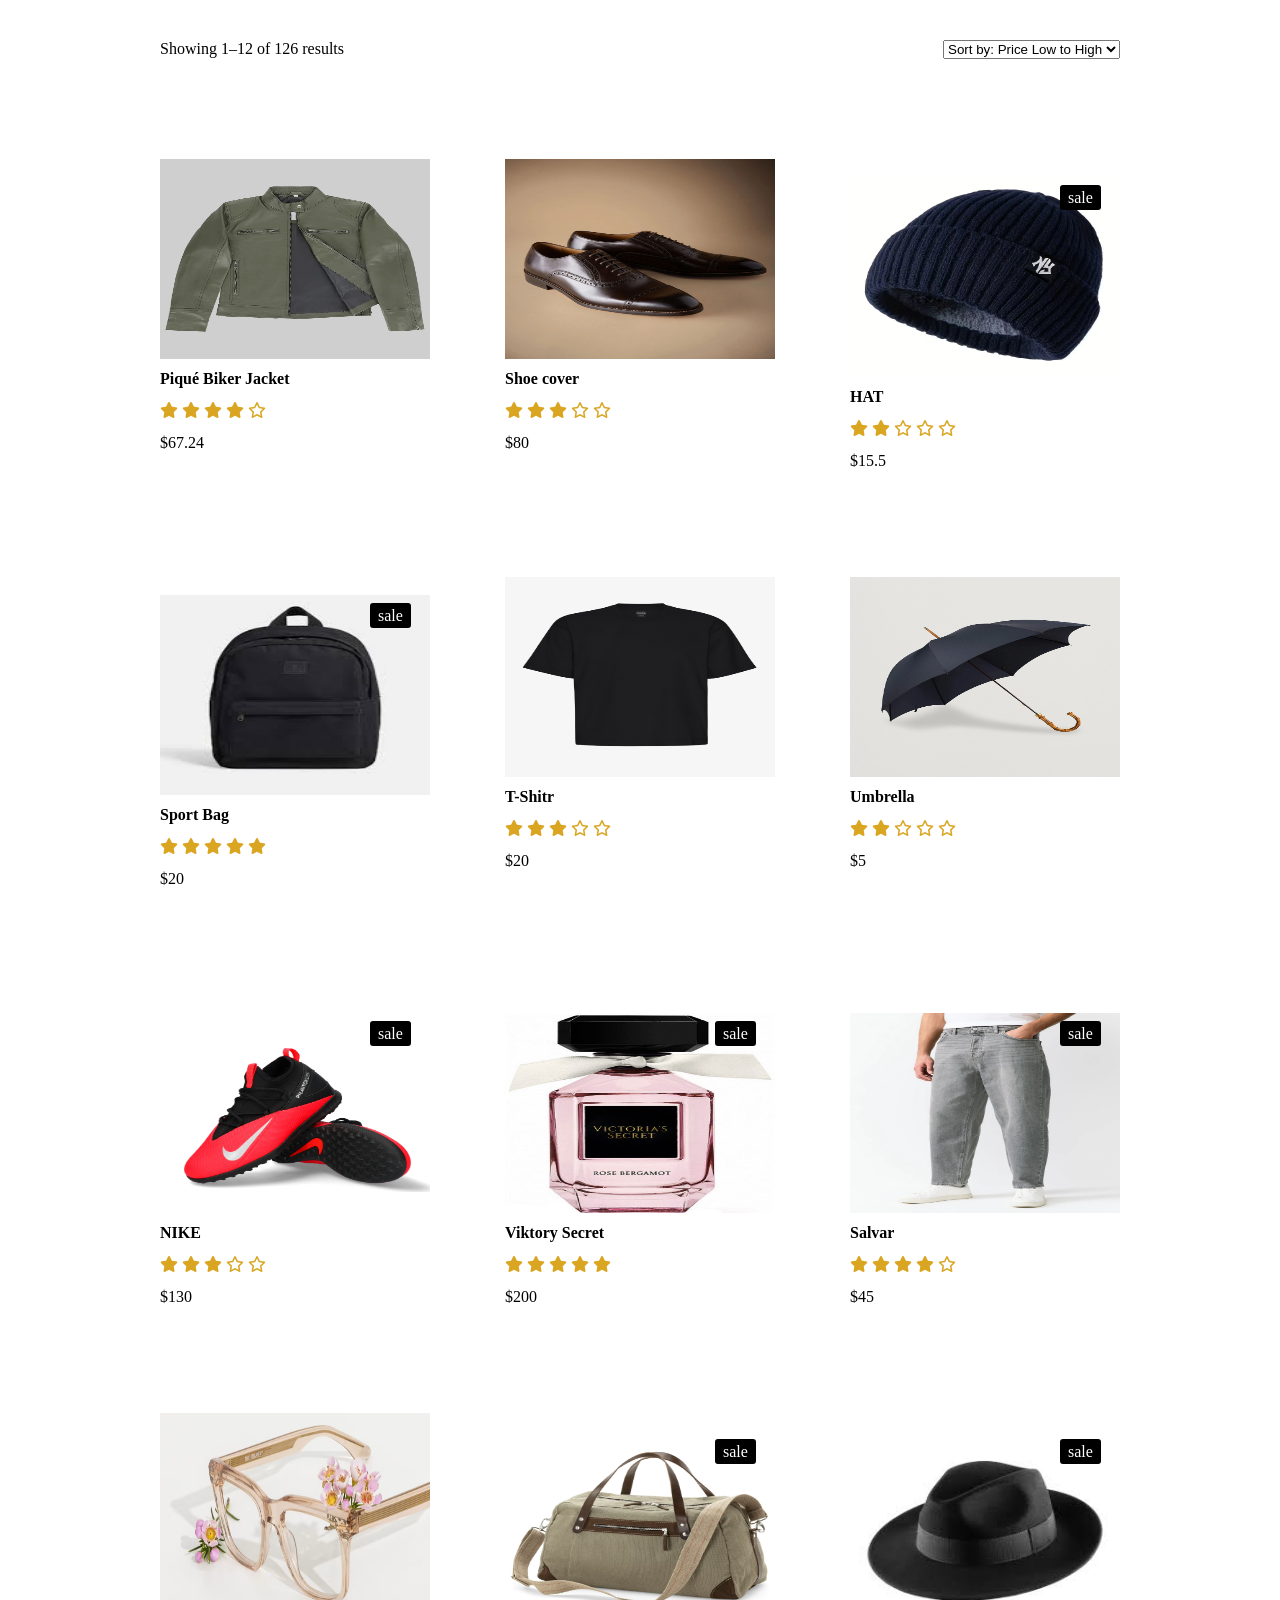
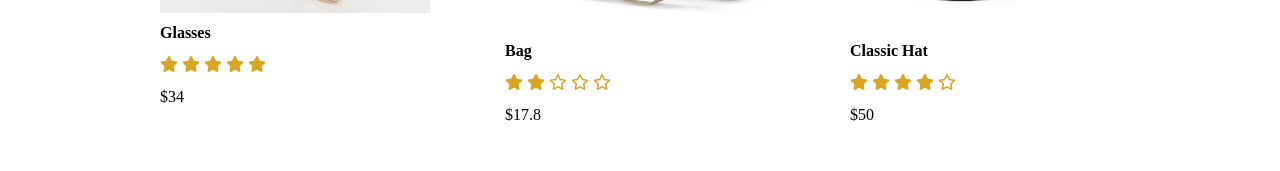
<file: 19-Position/index.html>
<!doctype html>
<html lang="en">
  <head>
    <meta charset="UTF-8" />
    <meta name="viewport" content="width=device-width, initial-scale=1.0" />
    <link
      rel="stylesheet"
      href="https://cdnjs.cloudflare.com/ajax/libs/font-awesome/6.5.0/css/all.min.css"
    />
    <link rel="stylesheet" href="./assets/CSS/style.css" />
    <title>Document</title>
  </head>
  <body>
    <div class="container">
      <div class="bar">
        <p>Showing 1–12 of 126 results</p>
        <select>
          <option>Sort by: Price Low to High</option>
        </select>
      </div>

      <div class="products">
        <div class="cart">
          <div class="image">
            <img
              src="./assets/image/Lucy-Womens-Olive-Green-Biker-Leather-Jacket-1.webp"
              alt=""
            />
          </div>
          <div class="body">
            <h4>Piqué Biker Jacket</h4>
            <div class="stars">
              <i class="fa-solid fa-star"></i>
              <i class="fa-solid fa-star"></i>
              <i class="fa-solid fa-star"></i>
              <i class="fa-solid fa-star"></i>
              <i class="fa-regular fa-star"></i>
            </div>
            <p class="price">$67.24</p>
          </div>
        </div>
        <div class="cart">
          <div class="image">
            <img src="./assets/image/AA9489s.webp" alt="" />
          </div>
          <div class="body">
            <h4>Shoe cover</h4>
            <div class="stars">
              <i class="fa-solid fa-star"></i>
              <i class="fa-solid fa-star"></i>
              <i class="fa-solid fa-star"></i>
              <i class="fa-regular fa-star"></i>
              <i class="fa-regular fa-star"></i>
            </div>
            <p class="price">$80</p>
          </div>
        </div>
        <div class="cart">
          <div class="image">
            <span class="sale">sale</span>
            <img
              src="./assets/image/baf7a40ef7_photo_2026-02-17_16-45-13.webp"
              alt=""
            />
          </div>
          <div class="body">
            <h4>HAT</h4>
            <div class="stars">
              <i class="fa-solid fa-star"></i>
              <i class="fa-solid fa-star"></i>
              <i class="fa-regular fa-star"></i>
              <i class="fa-regular fa-star"></i>
              <i class="fa-regular fa-star"></i>
            </div>
            <p class="price">$15.5</p>
          </div>
        </div>
        <div class="cart">
          <div class="image">
            <span class="sale">sale</span>
            <img
              src="./assets/image/indir.jpg
              "
              alt=""
            />
          </div>
          <div class="body">
            <h4>Sport Bag</h4>
            <div class="stars">
              <i class="fa-solid fa-star"></i>
              <i class="fa-solid fa-star"></i>
              <i class="fa-solid fa-star"></i>
              <i class="fa-solid fa-star"></i>
              <i class="fa-solid fa-star"></i>
            </div>
            <p class="price">$20</p>
          </div>
        </div>

        <div class="cart">
          <div class="image">
            
            <img
              src="./assets/image/CS2056_Male_OversizedOrganicT-Shirt-DeepBlack_2_2adc696d-0930-4a7f-86b1-61ad0c6dc3e9.webp"
              alt=""
            />
          </div>
          <div class="body">
            <h4>T-Shitr</h4>
            <div class="stars">
              <i class="fa-solid fa-star"></i>
              <i class="fa-solid fa-star"></i>
              <i class="fa-solid fa-star"></i>
              <i class="fa-regular fa-star"></i>
              <i class="fa-regular fa-star"></i>
            </div>
            <p class="price">$20</p>
          </div>
        </div>

        <div class="cart">
          <div class="image">
            <img
              src="./assets/image/13075210.webp"
              alt=""
            />
          </div>
          <div class="body">
            <h4>Umbrella</h4>
            <div class="stars">
              <i class="fa-solid fa-star"></i>
              <i class="fa-solid fa-star"></i>
              <i class="fa-regular fa-star"></i>
              <i class="fa-regular fa-star"></i>
              <i class="fa-regular fa-star"></i>
            </div>
            <p class="price">$5</p>
          </div>
        </div>

        <div class="cart">
          <div class="image">
            <span class="sale">sale</span>
            <img
              src="./assets/image/203133108824924nike-phantom-vsn-2-club-df-tf-junior-cd4079-606-1.png"
              alt=""
            />
          </div>
          <div class="body">
            <h4>NIKE</h4>
            <div class="stars">
              <i class="fa-solid fa-star"></i>
              <i class="fa-solid fa-star"></i>
              <i class="fa-solid fa-star"></i>
              <i class="fa-regular fa-star"></i>
              <i class="fa-regular fa-star"></i>
            </div>
            <p class="price">$130</p>
          </div>
        </div>

        <div class="cart">
          <div class="image">
            <span class="sale">sale</span>
            <img
              src="./assets/image/1045.png"
              alt=""
            />
          </div>
          <div class="body">
            <h4>Viktory Secret</h4>
            <div class="stars">
              <i class="fa-solid fa-star"></i>
              <i class="fa-solid fa-star"></i>
              <i class="fa-solid fa-star"></i>
              <i class="fa-solid fa-star"></i>
              <i class="fa-solid fa-star"></i>
            </div>
            <p class="price">$200</p>
          </div>
        </div>
        <div class="cart">
          <div class="image">
            <span class="sale">sale</span>
            <img
              src="./assets/image/H77878s.webp"
              alt=""
            />
          </div>
          <div class="body">
            <h4>Salvar</h4>
            <div class="stars">
              <i class="fa-solid fa-star"></i>
              <i class="fa-solid fa-star"></i>
              <i class="fa-solid fa-star"></i>
              <i class="fa-solid fa-star"></i>
              <i class="fa-regular fa-star"></i>
            </div>
            <p class="price">$45</p>
          </div>
        </div>

        <div class="cart">
          <div class="image">
            <img
              src="./assets/image/Framery0426-mobile2.avif"
              alt=""
            />
          </div>
          <div class="body">
            <h4>Glasses</h4>
            <div class="stars">
              <i class="fa-solid fa-star"></i>
              <i class="fa-solid fa-star"></i>
              <i class="fa-solid fa-star"></i>
              <i class="fa-solid fa-star"></i>
              <i class="fa-solid fa-star"></i>
            </div>
            <p class="price">$34</p>
          </div>
        </div>

        <div class="cart">
          <div class="image">
            <span class="sale">sale</span>
            <img
              src="./assets/image/travel-bag-canvas-green-beige.avif"
              alt=""
            />
          </div>
          <div class="body">
            <h4> Bag</h4>
            <div class="stars">
              <i class="fa-solid fa-star"></i>
              <i class="fa-solid fa-star"></i>
              <i class="fa-regular fa-star"></i>
              <i class="fa-regular fa-star"></i>
              <i class="fa-regular fa-star"></i>
            </div>
            <p class="price">$17.8</p>
          </div>
        </div>

        <div class="cart">
          <div class="image">
            <span class="sale">sale</span>
            <img
              src="./assets/image/imagessss.jpg"
              alt=""
            />
          </div>
          <div class="body">
            <h4>Classic Hat</h4>
            <div class="stars">
              <i class="fa-solid fa-star"></i>
              <i class="fa-solid fa-star"></i>
              <i class="fa-solid fa-star"></i>
              <i class="fa-solid fa-star"></i>
              <i class="fa-regular fa-star"></i>
            </div>
            <p class="price">$50</p>
          </div>
        </div>
      </div>
    </div>
  </body>
</html>
</file>
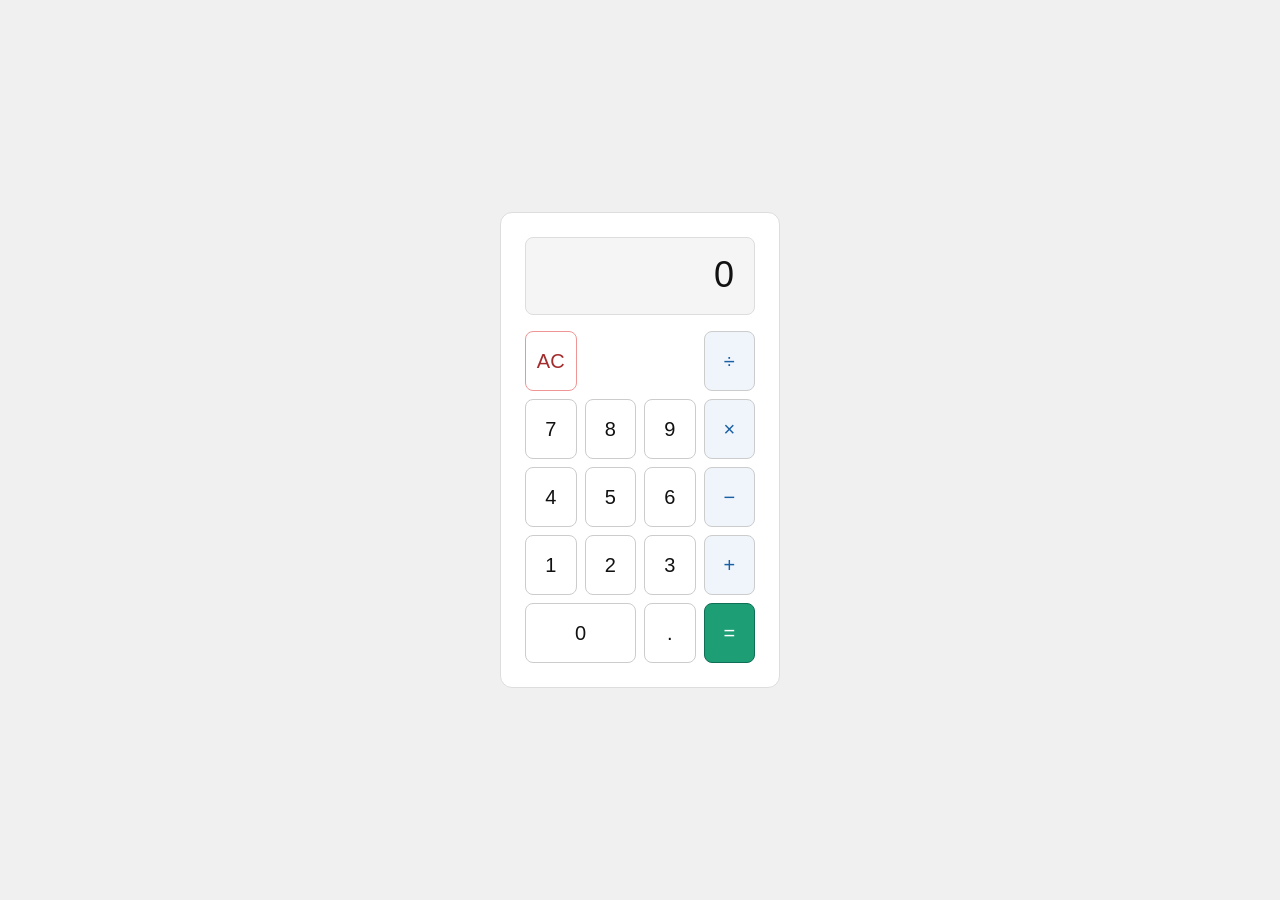
<file: 23-DomEventsBOM/index.html>
<!DOCTYPE html>
<html lang="az">
<head>
  <meta charset="UTF-8" />
  <meta name="viewport" content="width=device-width, initial-scale=1.0" />
  <title>Kalkulyator</title>
  <link rel="stylesheet" href="./assets/CSS/style.css" />
</head>
<body>
  <div class="wrap">
    <div class="calc">
      <div class="screen">
        <div class="num" id="disp">0</div>
      </div>
      <div class="grid">
        <button class="b cl" onclick="reset()">AC</button>
        <button class="b op empty"></button>
        <button class="b op empty"></button>
        <button class="b op" onclick="op('/')">÷</button>

        <button class="b" onclick="dig('7')">7</button>
        <button class="b" onclick="dig('8')">8</button>
        <button class="b" onclick="dig('9')">9</button>
        <button class="b op" onclick="op('*')">×</button>

        <button class="b" onclick="dig('4')">4</button>
        <button class="b" onclick="dig('5')">5</button>
        <button class="b" onclick="dig('6')">6</button>
        <button class="b op" onclick="op('-')">−</button>

        <button class="b" onclick="dig('1')">1</button>
        <button class="b" onclick="dig('2')">2</button>
        <button class="b" onclick="dig('3')">3</button>
        <button class="b op" onclick="op('+')">+</button>

        <button class="b z" onclick="dig('0')">0</button>
        <button class="b" onclick="dot()">.</button>
        <button class="b eq" onclick="calc()">=</button>
      </div>
    </div>
  </div>
  <script src="./assets/JS/script.js"></script>
</body>
</html>
</file>
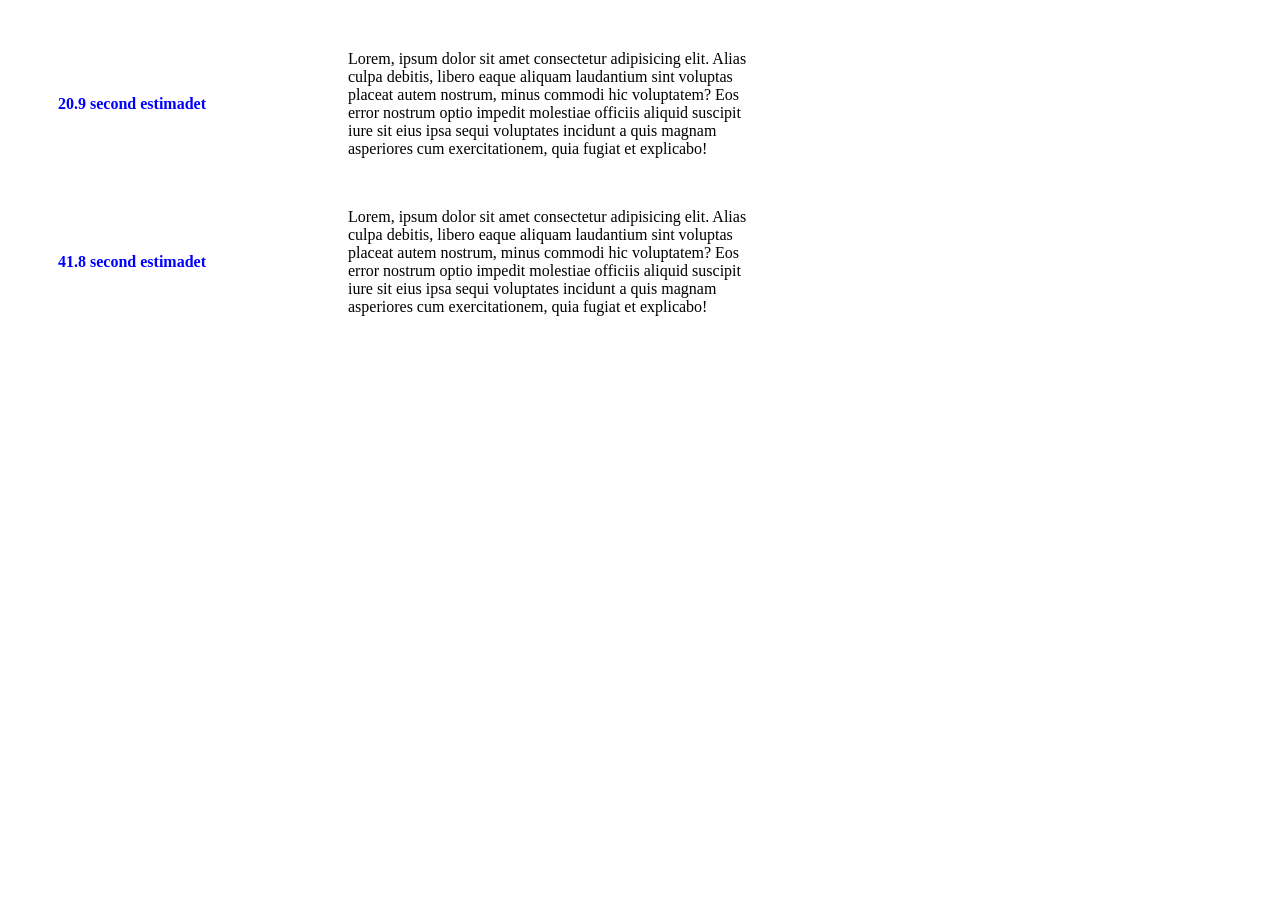
<file: 17-CssIntroBoxModelTextFontIcons/CSS/index.html>
<!DOCTYPE html>
<html lang="en">
<head>
    <meta charset="UTF-8">
    <meta name="viewport" content="width=device-width, initial-scale=1.0">
    <link rel="stylesheet" href="./assets/CSS/style.css">
    <title>Document</title>
</head>
<body>
    <div class="container">
   <div class="row">
     <div class="birinci">
        20.9 second estimadet
    </div>
    <div class="ikinci">
        Lorem, ipsum dolor sit amet consectetur adipisicing elit. Alias culpa debitis, libero eaque aliquam laudantium sint voluptas placeat autem nostrum, minus commodi hic voluptatem? Eos error nostrum optio impedit molestiae officiis aliquid suscipit iure sit eius ipsa sequi voluptates incidunt a quis magnam asperiores cum exercitationem, quia fugiat et explicabo!
    </div>
   </div>
   <div class="row">
   <div class="birinci">
        41.8 second estimadet
    </div>
    <div class="ikinci">
        Lorem, ipsum dolor sit amet consectetur adipisicing elit. Alias culpa debitis, libero eaque aliquam laudantium sint voluptas placeat autem nostrum, minus commodi hic voluptatem? Eos error nostrum optio impedit molestiae officiis aliquid suscipit iure sit eius ipsa sequi voluptates incidunt a quis magnam asperiores cum exercitationem, quia fugiat et explicabo!
    </div>
   </div>
    </div>
</body>
</html>
</file>
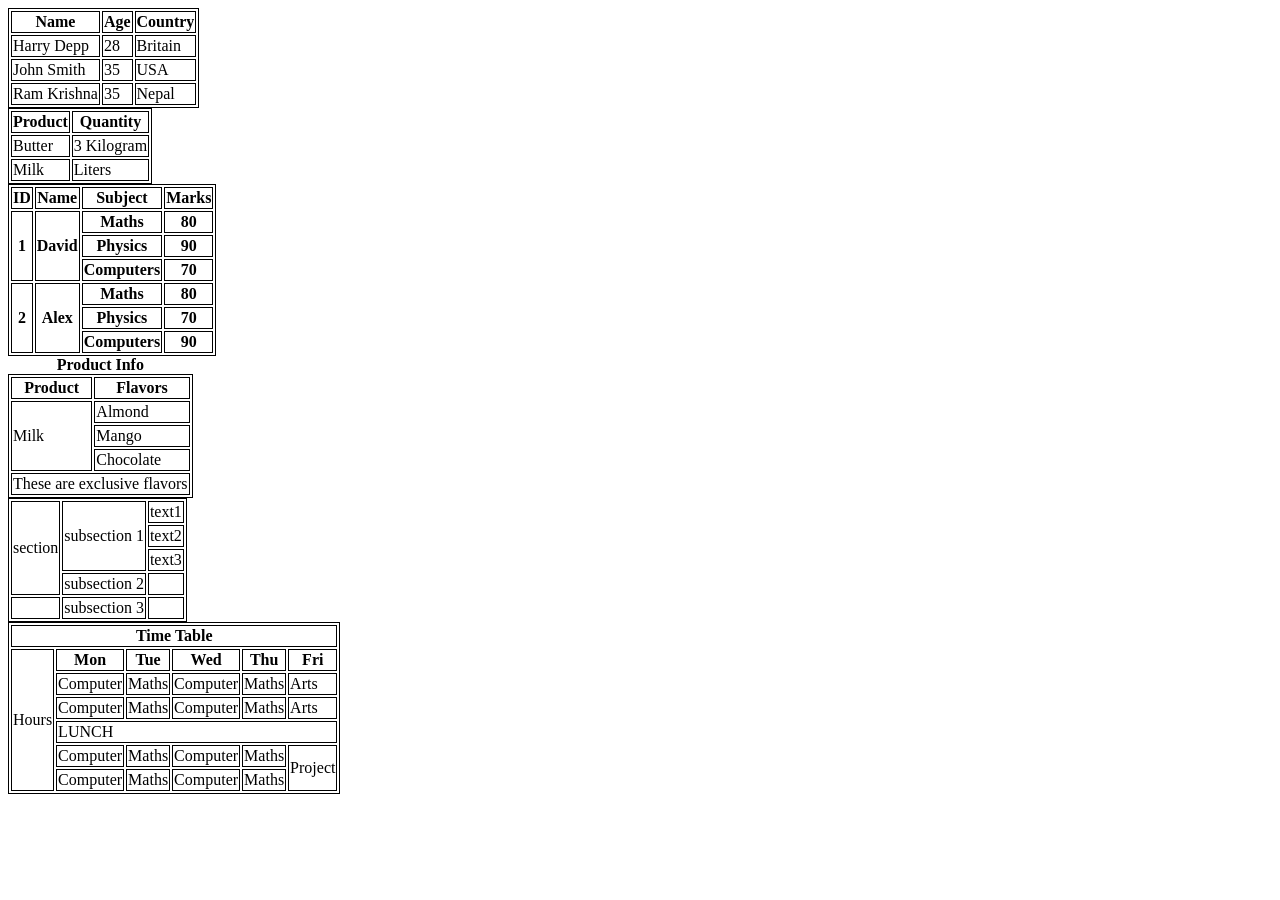
<file: 16-Tables/table.htm>
<!DOCTYPE html>
<html lang="en">
<head>
    <meta charset="UTF-8">
    <meta name="viewport" content="width=device-width, initial-scale=1.0">
    <title>Tables</title>
<style>
    table,tr,td,th{
       border: 1px solid black;  
    }
</style>

</head>
<body>
<table >
   <thead>
    <tr>
        <th>Name</th>
        <th>Age</th>
        <th>Country</th>
    </tr>
   </thead>
   <tbody>
    <tr>
        <td>Harry Depp</td>
        <td>28</td>
        <td>Britain</td>
    </tr>
    <tr>
        <td>John Smith</td>
        <td>35</td>
        <td>USA</td>
    </tr>
    <tr>
        <td>Ram Krishna</td>
        <td>35</td>
        <td>Nepal</td>
    </tr>
   </tbody>
</table>



<table>
    <thead>
        <tr>
            <th>Product</th>
            <th>Quantity</th>
        </tr>
    </thead>
     <tbody>
        <tr>
            <td>Butter</td>
            <td>3 Kilogram</td>
        </tr>
        <tr>
            <td>Milk</td>
            <td>Liters</td>
        </tr>
     </tbody>
</table>




<table>
    <thead>
        <tr>
            <th>ID</th>
            <th>Name</th>
            <th>Subject</th>
            <th>Marks</th>
        </tr>
    </thead>
    <tbody>
      <tr>
        <th rowspan="3" >1</th>
        <th rowspan="3">David</th>
        <th>Maths</th>
        <th>80</th>
      </tr>
      <tr>
        <th>Physics</th>
        <th>90</th>
      </tr>
      <tr>
        <th>Computers</th>
        <th>70</th>
      </tr>
        <th rowspan="3" >2</th>
        <th rowspan="3" >Alex</th>
        <th>Maths</th>
        <th>80</th>
      </tr>
      <tr>
        <th>Physics</th>
        <th>70</th>
      </tr>
      <tr>
        <th>Computers</th>
        <th>90</th>
      </tr>
    </tbody>
</table>


<table>
    <caption><b>Product Info</b></caption>
    <tr>
        <th>Product</th>
        <th>Flavors</th>
    </tr>
    <tr>
        <td rowspan="3">Milk</td>
        <td>Almond</td>
    </tr>
    <tr>
        <td>Mango</td>
    </tr>
    <tr>
        <td>Chocolate</td>
    </tr>
    <tr>
        <td colspan="2">These are exclusive flavors</td>
    </tr>
</table>


<table>
    <tr>
        <td rowspan="4">section</td>
        <td rowspan="3">subsection 1</td>
        <td>text1</td>
    </tr>
    <tr>
        <td>text2</td>
    </tr>
    <tr>
        <td>text3</td>
    </tr>
    <tr>
        <td>subsection 2</td>
        <td></td>
    </tr>
    <tr>
        <td></td>
        <td>subsection 3</td>
        <td></td>
    </tr>
</table>


<table>
    <tr>
        <th colspan="6">Time Table</th>
    </tr>
    <tr>
        <td rowspan="6">Hours</td>
        <th>Mon</th>
        <th>Tue</th>
        <th>Wed</th>
        <th>Thu</th>
        <th>Fri</th>
    </tr>
    <tr>
        <td>Computer</td>
        <td>Maths</td>
        <td>Computer</td>
        <td>Maths</td>
        <td>Arts</td>
    </tr>
    <tr>
        <td>Computer</td>
        <td>Maths</td>
        <td>Computer</td>
        <td>Maths</td>
        <td>Arts</td>
    </tr>
    <tr>
        <td colspan="5">LUNCH</td>
    </tr>
    <tr>
        <td>Computer</td>
        <td>Maths</td>
        <td>Computer</td>
        <td>Maths</td>
        <td rowspan="2">Project</td>
    </tr>
    <tr>
        <td>Computer</td>
        <td>Maths</td>
        <td>Computer</td>
        <td>Maths</td>
    </tr>
</table>





  
</body>
</html>
</file>
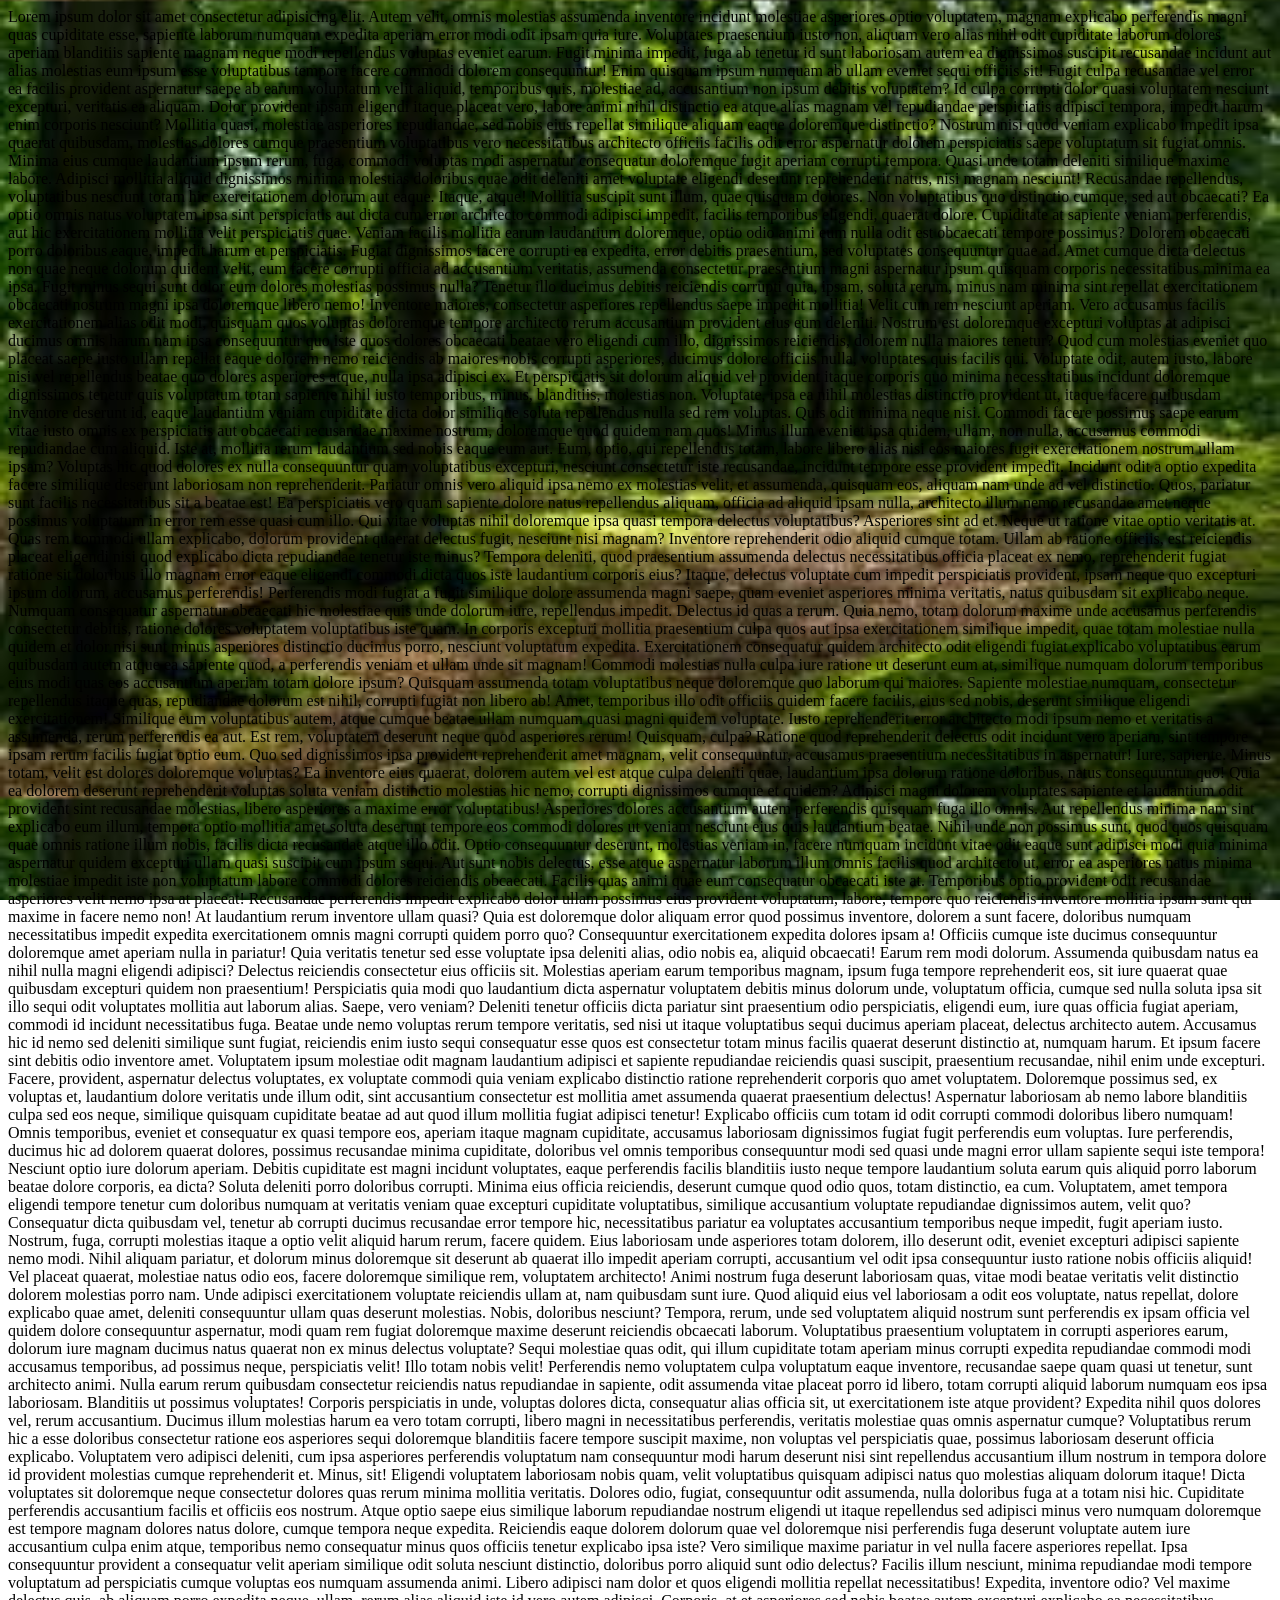
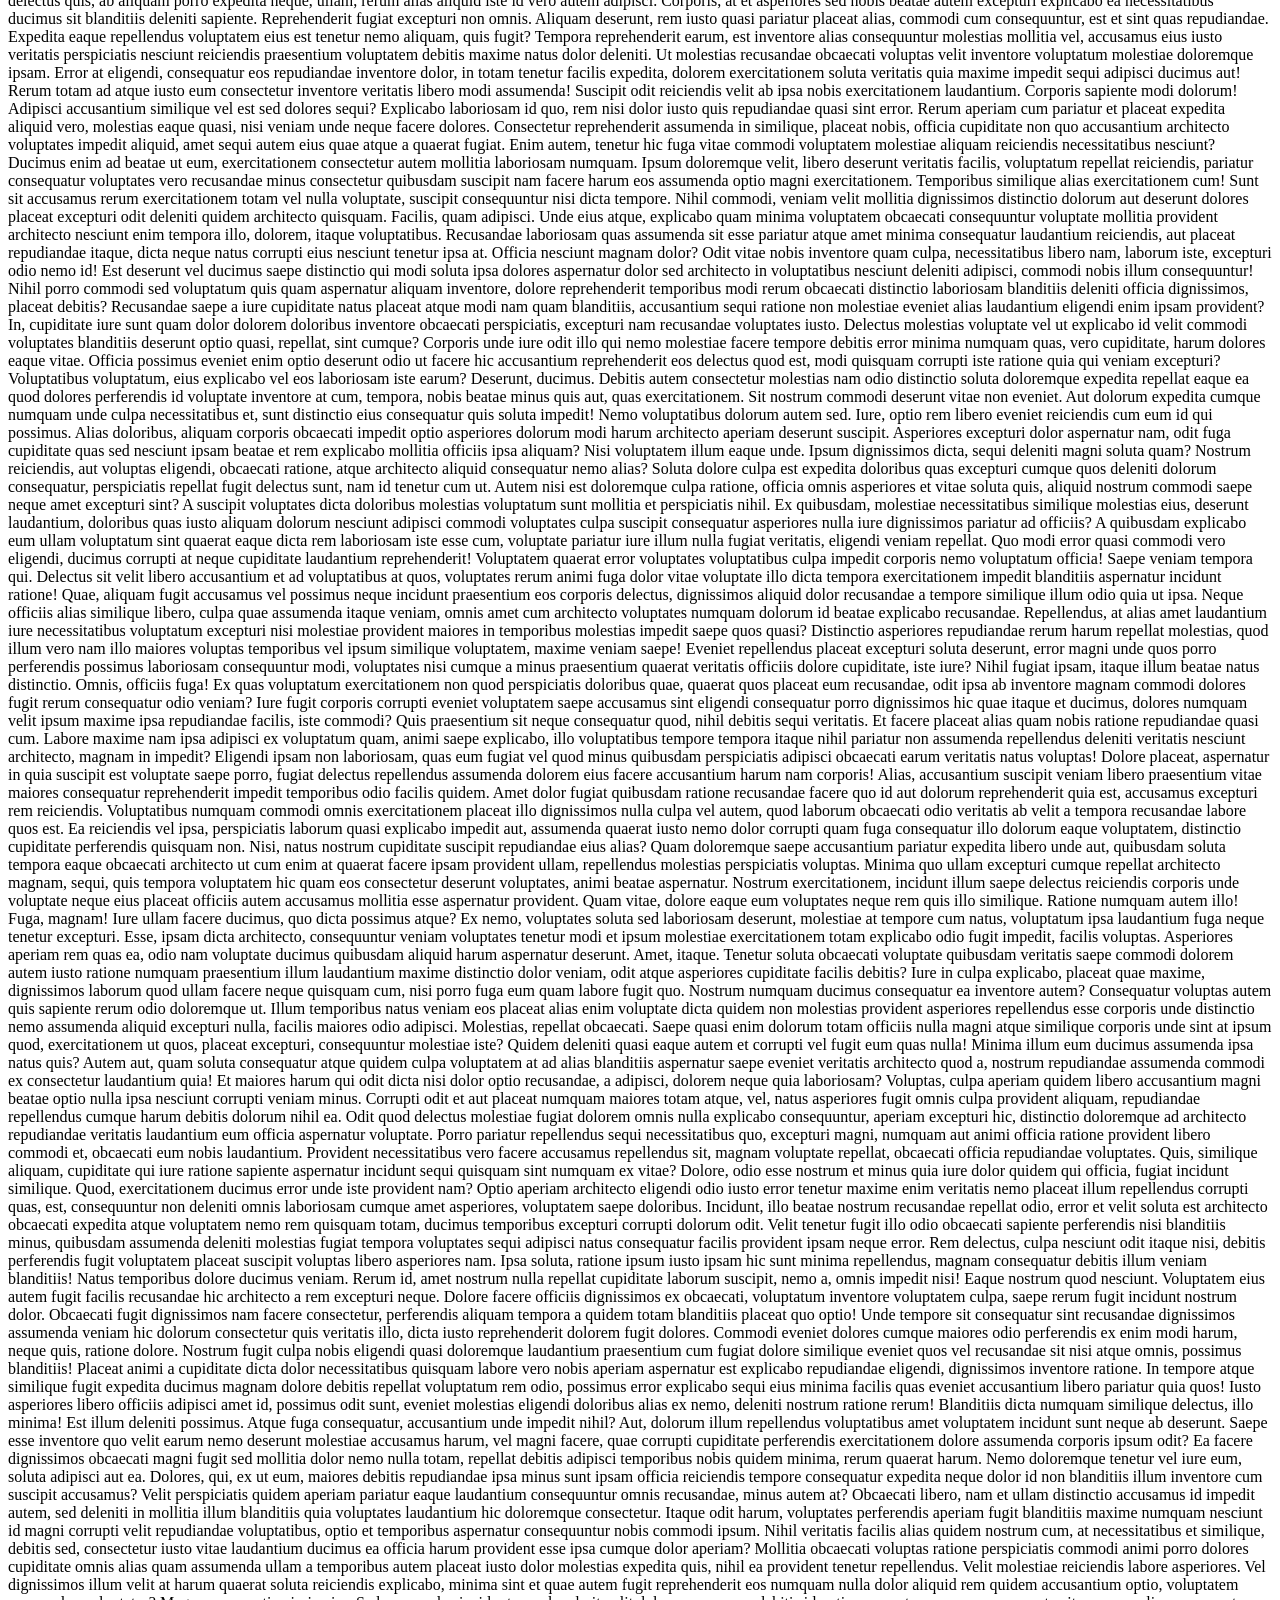
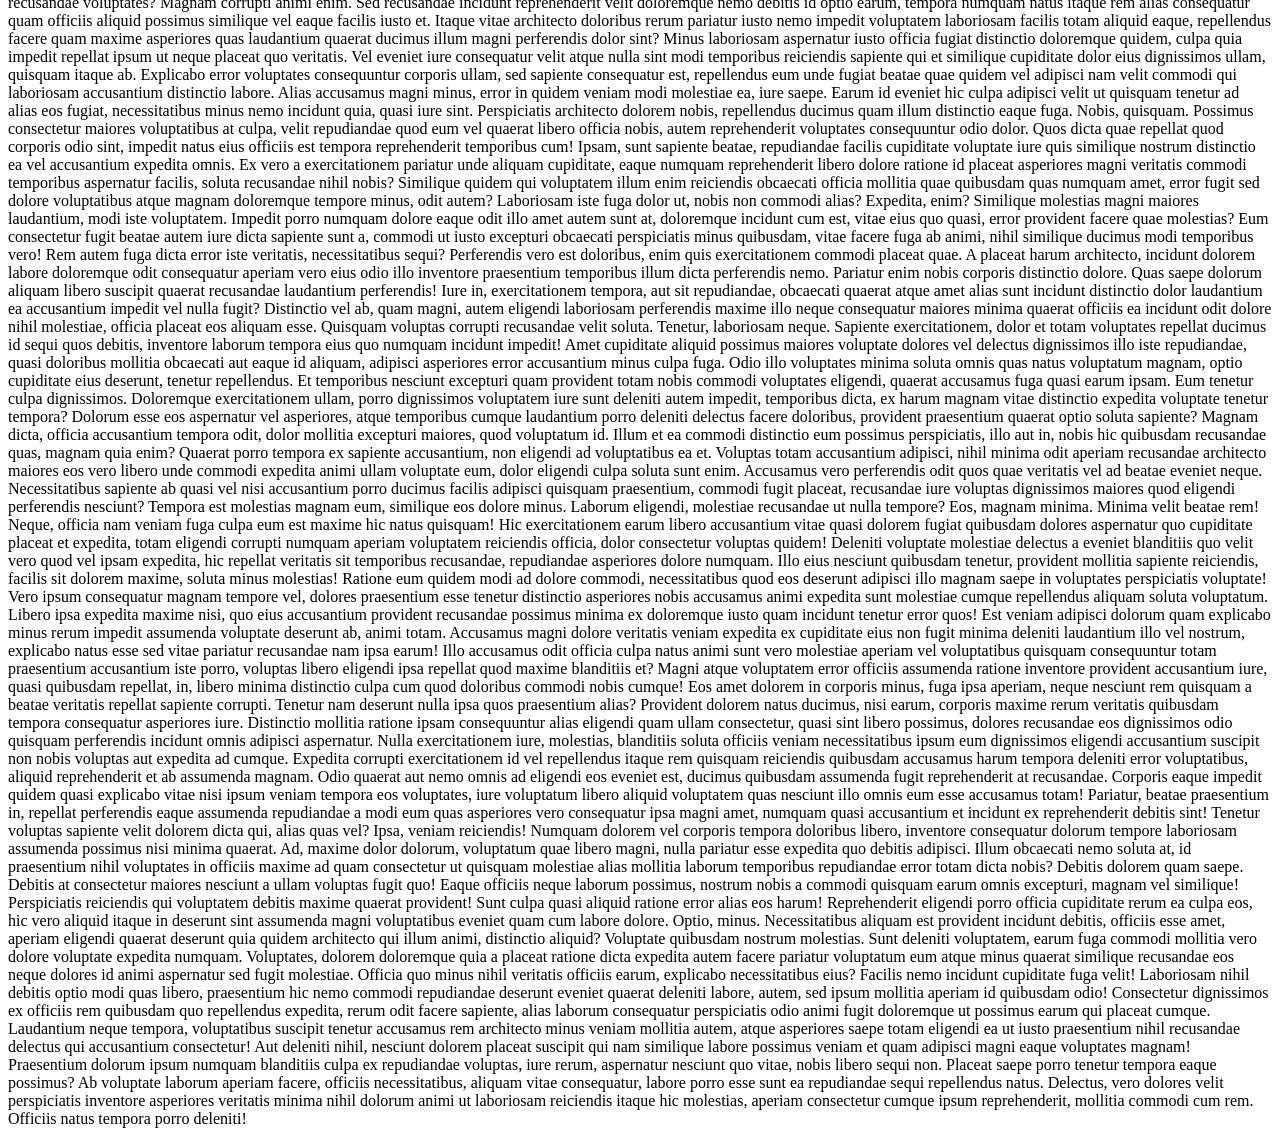
<file: 17-CssIntroBoxModelTextFontIcons/CSS/index1.html>
<!DOCTYPE html>
<html lang="en">
<head>
    <meta charset="UTF-8">
    <meta name="viewport" content="width=device-width, initial-scale=1.0">
    <link rel="stylesheet" href="./assets/CSS/style1.css">
    <title>Document</title>
</head>
<body>
    <div>
        Lorem ipsum dolor sit amet consectetur adipisicing elit. Autem velit, omnis molestias assumenda inventore incidunt molestiae asperiores optio voluptatem, magnam explicabo perferendis magni quas cupiditate esse, sapiente laborum numquam expedita aperiam error modi odit ipsam quia iure. Voluptates praesentium iusto non, aliquam vero alias nihil odit cupiditate laborum dolores aperiam blanditiis sapiente magnam neque modi repellendus voluptas eveniet earum. Fugit minima impedit, fuga ab tenetur id sunt laboriosam autem ea dignissimos suscipit recusandae incidunt aut alias molestias eum ipsum esse voluptatibus tempore facere commodi dolorem consequuntur! Enim quisquam ipsum numquam ab ullam eveniet sequi officiis sit! Fugit culpa recusandae vel error ea facilis provident aspernatur saepe ab earum voluptatum velit aliquid, temporibus quis, molestiae ad, accusantium non ipsum debitis voluptatem? Id culpa corrupti dolor quasi voluptatem nesciunt excepturi, veritatis ea aliquam. Dolor provident ipsam eligendi itaque placeat vero, labore animi nihil distinctio ea atque alias magnam vel repudiandae perspiciatis adipisci tempora, impedit harum enim corporis nesciunt? Mollitia quasi, molestiae asperiores repudiandae, sed nobis eius repellat similique aliquam eaque doloremque distinctio? Nostrum nisi quod veniam explicabo impedit ipsa quaerat quibusdam, molestias dolores cumque praesentium voluptatibus vero necessitatibus architecto officiis facilis odit error aspernatur dolorem perspiciatis saepe voluptatum sit fugiat omnis. Minima eius cumque laudantium ipsum rerum, fuga, commodi voluptas modi aspernatur consequatur doloremque fugit aperiam corrupti tempora. Quasi unde totam deleniti similique maxime labore. Adipisci mollitia aliquid dignissimos minima molestias doloribus quae odit deleniti amet voluptate eligendi deserunt reprehenderit natus, nisi magnam nesciunt! Recusandae repellendus, voluptatibus nesciunt totam hic exercitationem dolorum aut eaque. Itaque, atque! Mollitia suscipit sunt illum, quae quisquam dolores. Non voluptatibus quo distinctio cumque, sed aut obcaecati? Ea optio omnis natus voluptatem ipsa sint perspiciatis aut dicta cum error architecto commodi adipisci impedit, facilis temporibus eligendi, quaerat dolore. Cupiditate at sapiente veniam perferendis, aut hic exercitationem mollitia velit perspiciatis quae. Veniam facilis mollitia earum laudantium doloremque, optio odio animi eum nulla odit est obcaecati tempore possimus? Dolorem obcaecati porro doloribus eaque, impedit harum et perspiciatis. Fugiat dignissimos facere corrupti ea expedita, error debitis praesentium, sed voluptates consequuntur quae ad. Amet cumque dicta delectus non quae neque dolorum quidem velit, eum facere corrupti officia ad accusantium veritatis, assumenda consectetur praesentium magni aspernatur ipsum quisquam corporis necessitatibus minima ea ipsa. Fugit minus sequi sunt dolor eum dolores molestias possimus nulla? Tenetur illo ducimus debitis reiciendis corrupti quia, ipsam, soluta rerum, minus nam minima sint repellat exercitationem obcaecati nostrum magni ipsa doloremque libero nemo! Inventore maiores, consectetur asperiores repellendus saepe impedit mollitia! Velit cum rem nesciunt aperiam. Vero accusamus facilis exercitationem alias odit modi, quisquam quos voluptas doloremque tempore architecto rerum accusantium provident eius eum deleniti. Nostrum est doloremque excepturi voluptas at adipisci ducimus omnis harum nam ipsa consequuntur quo iste quos dolores obcaecati beatae vero eligendi cum illo, dignissimos reiciendis, dolorem nulla maiores tenetur? Quod cum molestias eveniet quo placeat saepe iusto ullam repellat eaque dolorem nemo reiciendis ab maiores nobis corrupti asperiores, ducimus dolore officiis nulla, voluptates quis facilis qui. Voluptate odit, autem iusto, labore nisi vel repellendus beatae quo dolores asperiores atque, nulla ipsa adipisci ex. Et perspiciatis sit dolorum aliquid vel provident itaque corporis quo minima necessitatibus incidunt doloremque dignissimos tenetur quis voluptatum totam sapiente nihil iusto temporibus, minus, blanditiis, molestias non. Voluptate, ipsa ea nihil molestias distinctio provident ut, itaque facere quibusdam inventore deserunt id, eaque laudantium veniam cupiditate dicta dolor similique soluta repellendus nulla sed rem voluptas. Quis odit minima neque nisi. Commodi facere possimus saepe earum vitae iusto omnis ex perspiciatis aut obcaecati recusandae maxime nostrum, doloremque quod quidem nam quos! Minus illum eveniet ipsa quidem, ullam, non nulla, accusamus commodi repudiandae cum aliquid. Iste at, mollitia rerum laudantium sed nobis eaque eum aut. Eum, optio, qui repellendus totam, labore libero alias nisi eos maiores fugit exercitationem nostrum ullam ipsam? Voluptas hic quod dolores ex nulla consequuntur quam voluptatibus excepturi, nesciunt consectetur iste recusandae, incidunt tempore esse provident impedit. Incidunt odit a optio expedita facere similique deserunt laboriosam non reprehenderit. Pariatur omnis vero aliquid ipsa nemo ex molestias velit, et assumenda, quisquam eos, aliquam nam unde ad vel distinctio. Quos, pariatur sunt facilis necessitatibus sit a beatae est! Ea perspiciatis vero quam sapiente dolore natus repellendus aliquam, officia ad aliquid ipsam nulla, architecto illum nemo recusandae amet neque possimus voluptatum in error rem esse quasi cum illo. Qui vitae voluptas nihil doloremque ipsa quasi tempora delectus voluptatibus? Asperiores sint ad et. Neque ut ratione vitae optio veritatis at. Quas rem commodi ullam explicabo, dolorum provident quaerat delectus fugit, nesciunt nisi magnam? Inventore reprehenderit odio aliquid cumque totam. Ullam ab ratione officiis, est reiciendis placeat eligendi nisi quod explicabo dicta repudiandae tenetur iste minus? Tempora deleniti, quod praesentium assumenda delectus necessitatibus officia placeat ex nemo, reprehenderit fugiat ratione sit doloribus illo magnam error eaque eligendi commodi dicta quos iste laudantium corporis eius? Itaque, delectus voluptate cum impedit perspiciatis provident, ipsam neque quo excepturi ipsum dolorum, accusamus perferendis! Perferendis modi fugiat a fugit similique dolore assumenda magni saepe, quam eveniet asperiores minima veritatis, natus quibusdam sit explicabo neque. Numquam consequatur aspernatur obcaecati hic molestiae quis unde dolorum iure, repellendus impedit. Delectus id quas a rerum. Quia nemo, totam dolorum maxime unde accusamus perferendis consectetur debitis, ratione dolores voluptatem voluptatibus iste quam. In corporis excepturi mollitia praesentium culpa quos aut ipsa exercitationem similique impedit, quae totam molestiae nulla quidem et dolor nisi sunt minus asperiores distinctio ducimus porro, nesciunt voluptatum expedita. Exercitationem consequatur quidem architecto odit eligendi fugiat explicabo voluptatibus earum quibusdam autem atque ea sapiente quod, a perferendis veniam et ullam unde sit magnam! Commodi molestias nulla culpa iure ratione ut deserunt eum at, similique numquam dolorum temporibus eius modi quas eos accusantium aperiam totam dolore ipsum? Quisquam assumenda totam voluptatibus neque doloremque quo laborum qui maiores. Sapiente molestiae numquam, consectetur repellendus itaque quas, repudiandae dolorum est nihil, corrupti fugiat non libero ab! Amet, temporibus illo odit officiis quidem facere facilis, eius sed nobis, deserunt similique eligendi exercitationem! Similique eum voluptatibus autem, atque cumque beatae ullam numquam quasi magni quidem voluptate. Iusto reprehenderit error architecto modi ipsum nemo et veritatis a assumenda, rerum perferendis ea aut. Est rem, voluptatem deserunt neque quod asperiores rerum! Quisquam, culpa? Ratione quod reprehenderit delectus odit incidunt vero aperiam, sint tempore ipsam rerum facilis fugiat optio eum. Quo sed dignissimos ipsa provident reprehenderit amet magnam, velit consequuntur, accusamus praesentium necessitatibus in aspernatur! Iure, sapiente. Minus totam, velit est dolores doloremque voluptas? Ea inventore eius quaerat, dolorem autem vel est atque culpa deleniti quae, laudantium ipsa dolorum ratione doloribus, natus consequuntur quo! Quia ea dolorem deserunt reprehenderit voluptas soluta veniam distinctio molestias hic nemo, corrupti dignissimos cumque et quidem? Adipisci magni dolorem voluptates sapiente et laudantium odit provident sint recusandae molestias, libero asperiores a maxime error voluptatibus! Asperiores dolores accusantium autem perferendis quisquam fuga illo omnis. Aut repellendus minima nam sint explicabo eum illum, tempora optio mollitia amet soluta deserunt tempore eos commodi dolores ut veniam nesciunt eius quis laudantium beatae. Nihil unde non possimus sunt, quod quos quisquam quae omnis ratione illum nobis, facilis dicta recusandae atque illo odit. Optio consequuntur deserunt, molestias veniam in, facere numquam incidunt vitae odit eaque sunt adipisci modi quia minima aspernatur quidem excepturi ullam quasi suscipit cum ipsum sequi. Aut sunt nobis delectus, esse atque aspernatur laborum illum omnis facilis quod architecto ut, error ea asperiores natus minima molestiae impedit iste non voluptatum labore commodi dolores reiciendis obcaecati. Facilis quas animi quae eum consequatur obcaecati iste at. Temporibus optio provident odit recusandae asperiores velit nemo ipsa at placeat! Recusandae perferendis impedit explicabo dolor ullam possimus eius provident voluptatum, labore, tempore quo reiciendis inventore mollitia ipsam sunt qui maxime in facere nemo non! At laudantium rerum inventore ullam quasi? Quia est doloremque dolor aliquam error quod possimus inventore, dolorem a sunt facere, doloribus numquam necessitatibus impedit expedita exercitationem omnis magni corrupti quidem porro quo? Consequuntur exercitationem expedita dolores ipsam a! Officiis cumque iste ducimus consequuntur doloremque amet aperiam nulla in pariatur! Quia veritatis tenetur sed esse voluptate ipsa deleniti alias, odio nobis ea, aliquid obcaecati! Earum rem modi dolorum. Assumenda quibusdam natus ea nihil nulla magni eligendi adipisci? Delectus reiciendis consectetur eius officiis sit. Molestias aperiam earum temporibus magnam, ipsum fuga tempore reprehenderit eos, sit iure quaerat quae quibusdam excepturi quidem non praesentium! Perspiciatis quia modi quo laudantium dicta aspernatur voluptatem debitis minus dolorum unde, voluptatum officia, cumque sed nulla soluta ipsa sit illo sequi odit voluptates mollitia aut laborum alias. Saepe, vero veniam? Deleniti tenetur officiis dicta pariatur sint praesentium odio perspiciatis, eligendi eum, iure quas officia fugiat aperiam, commodi id incidunt necessitatibus fuga. Beatae unde nemo voluptas rerum tempore veritatis, sed nisi ut itaque voluptatibus sequi ducimus aperiam placeat, delectus architecto autem. Accusamus hic id nemo sed deleniti similique sunt fugiat, reiciendis enim iusto sequi consequatur esse quos est consectetur totam minus facilis quaerat deserunt distinctio at, numquam harum. Et ipsum facere sint debitis odio inventore amet. Voluptatem ipsum molestiae odit magnam laudantium adipisci et sapiente repudiandae reiciendis quasi suscipit, praesentium recusandae, nihil enim unde excepturi. Facere, provident, aspernatur delectus voluptates, ex voluptate commodi quia veniam explicabo distinctio ratione reprehenderit corporis quo amet voluptatem. Doloremque possimus sed, ex voluptas et, laudantium dolore veritatis unde illum odit, sint accusantium consectetur est mollitia amet assumenda quaerat praesentium delectus! Aspernatur laboriosam ab nemo labore blanditiis culpa sed eos neque, similique quisquam cupiditate beatae ad aut quod illum mollitia fugiat adipisci tenetur! Explicabo officiis cum totam id odit corrupti commodi doloribus libero numquam! Omnis temporibus, eveniet et consequatur ex quasi tempore eos, aperiam itaque magnam cupiditate, accusamus laboriosam dignissimos fugiat fugit perferendis eum voluptas. Iure perferendis, ducimus hic ad dolorem quaerat dolores, possimus recusandae minima cupiditate, doloribus vel omnis temporibus consequuntur modi sed quasi unde magni error ullam sapiente sequi iste tempora! Nesciunt optio iure dolorum aperiam. Debitis cupiditate est magni incidunt voluptates, eaque perferendis facilis blanditiis iusto neque tempore laudantium soluta earum quis aliquid porro laborum beatae dolore corporis, ea dicta? Soluta deleniti porro doloribus corrupti. Minima eius officia reiciendis, deserunt cumque quod odio quos, totam distinctio, ea cum. Voluptatem, amet tempora eligendi tempore tenetur cum doloribus numquam at veritatis veniam quae excepturi cupiditate voluptatibus, similique accusantium voluptate repudiandae dignissimos autem, velit quo? Consequatur dicta quibusdam vel, tenetur ab corrupti ducimus recusandae error tempore hic, necessitatibus pariatur ea voluptates accusantium temporibus neque impedit, fugit aperiam iusto. Nostrum, fuga, corrupti molestias itaque a optio velit aliquid harum rerum, facere quidem. Eius laboriosam unde asperiores totam dolorem, illo deserunt odit, eveniet excepturi adipisci sapiente nemo modi. Nihil aliquam pariatur, et dolorum minus doloremque sit deserunt ab quaerat illo impedit aperiam corrupti, accusantium vel odit ipsa consequuntur iusto ratione nobis officiis aliquid! Vel placeat quaerat, molestiae natus odio eos, facere doloremque similique rem, voluptatem architecto! Animi nostrum fuga deserunt laboriosam quas, vitae modi beatae veritatis velit distinctio dolorem molestias porro nam. Unde adipisci exercitationem voluptate reiciendis ullam at, nam quibusdam sunt iure. Quod aliquid eius vel laboriosam a odit eos voluptate, natus repellat, dolore explicabo quae amet, deleniti consequuntur ullam quas deserunt molestias. Nobis, doloribus nesciunt? Tempora, rerum, unde sed voluptatem aliquid nostrum sunt perferendis ex ipsam officia vel quidem dolore consequuntur aspernatur, modi quam rem fugiat doloremque maxime deserunt reiciendis obcaecati laborum. Voluptatibus praesentium voluptatem in corrupti asperiores earum, dolorum iure magnam ducimus natus quaerat non ex minus delectus voluptate? Sequi molestiae quas odit, qui illum cupiditate totam aperiam minus corrupti expedita repudiandae commodi modi accusamus temporibus, ad possimus neque, perspiciatis velit! Illo totam nobis velit! Perferendis nemo voluptatem culpa voluptatum eaque inventore, recusandae saepe quam quasi ut tenetur, sunt architecto animi. Nulla earum rerum quibusdam consectetur reiciendis natus repudiandae in sapiente, odit assumenda vitae placeat porro id libero, totam corrupti aliquid laborum numquam eos ipsa laboriosam. Blanditiis ut possimus voluptates! Corporis perspiciatis in unde, voluptas dolores dicta, consequatur alias officia sit, ut exercitationem iste atque provident? Expedita nihil quos dolores vel, rerum accusantium. Ducimus illum molestias harum ea vero totam corrupti, libero magni in necessitatibus perferendis, veritatis molestiae quas omnis aspernatur cumque? Voluptatibus rerum hic a esse doloribus consectetur ratione eos asperiores sequi doloremque blanditiis facere tempore suscipit maxime, non voluptas vel perspiciatis quae, possimus laboriosam deserunt officia explicabo. Voluptatem vero adipisci deleniti, cum ipsa asperiores perferendis voluptatum nam consequuntur modi harum deserunt nisi sint repellendus accusantium illum nostrum in tempora dolore id provident molestias cumque reprehenderit et. Minus, sit! Eligendi voluptatem laboriosam nobis quam, velit voluptatibus quisquam adipisci natus quo molestias aliquam dolorum itaque! Dicta voluptates sit doloremque neque consectetur dolores quas rerum minima mollitia veritatis. Dolores odio, fugiat, consequuntur odit assumenda, nulla doloribus fuga at a totam nisi hic. Cupiditate perferendis accusantium facilis et officiis eos nostrum. Atque optio saepe eius similique laborum repudiandae nostrum eligendi ut itaque repellendus sed adipisci minus vero numquam doloremque est tempore magnam dolores natus dolore, cumque tempora neque expedita. Reiciendis eaque dolorem dolorum quae vel doloremque nisi perferendis fuga deserunt voluptate autem iure accusantium culpa enim atque, temporibus nemo consequatur minus quos officiis tenetur explicabo ipsa iste? Vero similique maxime pariatur in vel nulla facere asperiores repellat. Ipsa consequuntur provident a consequatur velit aperiam similique odit soluta nesciunt distinctio, doloribus porro aliquid sunt odio delectus? Facilis illum nesciunt, minima repudiandae modi tempore voluptatum ad perspiciatis cumque voluptas eos numquam assumenda animi. Libero adipisci nam dolor et quos eligendi mollitia repellat necessitatibus! Expedita, inventore odio? Vel maxime delectus quis, ab aliquam porro expedita neque, ullam, rerum alias aliquid iste id vero autem adipisci. Corporis, at et asperiores sed nobis beatae autem excepturi explicabo ea necessitatibus ducimus sit blanditiis deleniti sapiente. Reprehenderit fugiat excepturi non omnis. Aliquam deserunt, rem iusto quasi pariatur placeat alias, commodi cum consequuntur, est et sint quas repudiandae. Expedita eaque repellendus voluptatem eius est tenetur nemo aliquam, quis fugit? Tempora reprehenderit earum, est inventore alias consequuntur molestias mollitia vel, accusamus eius iusto veritatis perspiciatis nesciunt reiciendis praesentium voluptatem debitis maxime natus dolor deleniti. Ut molestias recusandae obcaecati voluptas velit inventore voluptatum molestiae doloremque ipsam. Error at eligendi, consequatur eos repudiandae inventore dolor, in totam tenetur facilis expedita, dolorem exercitationem soluta veritatis quia maxime impedit sequi adipisci ducimus aut! Rerum totam ad atque iusto eum consectetur inventore veritatis libero modi assumenda! Suscipit odit reiciendis velit ab ipsa nobis exercitationem laudantium. Corporis sapiente modi dolorum! Adipisci accusantium similique vel est sed dolores sequi? Explicabo laboriosam id quo, rem nisi dolor iusto quis repudiandae quasi sint error. Rerum aperiam cum pariatur et placeat expedita aliquid vero, molestias eaque quasi, nisi veniam unde neque facere dolores. Consectetur reprehenderit assumenda in similique, placeat nobis, officia cupiditate non quo accusantium architecto voluptates impedit aliquid, amet sequi autem eius quae atque a quaerat fugiat. Enim autem, tenetur hic fuga vitae commodi voluptatem molestiae aliquam reiciendis necessitatibus nesciunt? Ducimus enim ad beatae ut eum, exercitationem consectetur autem mollitia laboriosam numquam. Ipsum doloremque velit, libero deserunt veritatis facilis, voluptatum repellat reiciendis, pariatur consequatur voluptates vero recusandae minus consectetur quibusdam suscipit nam facere harum eos assumenda optio magni exercitationem. Temporibus similique alias exercitationem cum! Sunt sit accusamus rerum exercitationem totam vel nulla voluptate, suscipit consequuntur nisi dicta tempore. Nihil commodi, veniam velit mollitia dignissimos distinctio dolorum aut deserunt dolores placeat excepturi odit deleniti quidem architecto quisquam. Facilis, quam adipisci. Unde eius atque, explicabo quam minima voluptatem obcaecati consequuntur voluptate mollitia provident architecto nesciunt enim tempora illo, dolorem, itaque voluptatibus. Recusandae laboriosam quas assumenda sit esse pariatur atque amet minima consequatur laudantium reiciendis, aut placeat repudiandae itaque, dicta neque natus corrupti eius nesciunt tenetur ipsa at. Officia nesciunt magnam dolor? Odit vitae nobis inventore quam culpa, necessitatibus libero nam, laborum iste, excepturi odio nemo id! Est deserunt vel ducimus saepe distinctio qui modi soluta ipsa dolores aspernatur dolor sed architecto in voluptatibus nesciunt deleniti adipisci, commodi nobis illum consequuntur! Nihil porro commodi sed voluptatum quis quam aspernatur aliquam inventore, dolore reprehenderit temporibus modi rerum obcaecati distinctio laboriosam blanditiis deleniti officia dignissimos, placeat debitis? Recusandae saepe a iure cupiditate natus placeat atque modi nam quam blanditiis, accusantium sequi ratione non molestiae eveniet alias laudantium eligendi enim ipsam provident? In, cupiditate iure sunt quam dolor dolorem doloribus inventore obcaecati perspiciatis, excepturi nam recusandae voluptates iusto. Delectus molestias voluptate vel ut explicabo id velit commodi voluptates blanditiis deserunt optio quasi, repellat, sint cumque? Corporis unde iure odit illo qui nemo molestiae facere tempore debitis error minima numquam quas, vero cupiditate, harum dolores eaque vitae. Officia possimus eveniet enim optio deserunt odio ut facere hic accusantium reprehenderit eos delectus quod est, modi quisquam corrupti iste ratione quia qui veniam excepturi? Voluptatibus voluptatum, eius explicabo vel eos laboriosam iste earum? Deserunt, ducimus. Debitis autem consectetur molestias nam odio distinctio soluta doloremque expedita repellat eaque ea quod dolores perferendis id voluptate inventore at cum, tempora, nobis beatae minus quis aut, quas exercitationem. Sit nostrum commodi deserunt vitae non eveniet. Aut dolorum expedita cumque numquam unde culpa necessitatibus et, sunt distinctio eius consequatur quis soluta impedit! Nemo voluptatibus dolorum autem sed. Iure, optio rem libero eveniet reiciendis cum eum id qui possimus. Alias doloribus, aliquam corporis obcaecati impedit optio asperiores dolorum modi harum architecto aperiam deserunt suscipit. Asperiores excepturi dolor aspernatur nam, odit fuga cupiditate quas sed nesciunt ipsam beatae et rem explicabo mollitia officiis ipsa aliquam? Nisi voluptatem illum eaque unde. Ipsum dignissimos dicta, sequi deleniti magni soluta quam? Nostrum reiciendis, aut voluptas eligendi, obcaecati ratione, atque architecto aliquid consequatur nemo alias? Soluta dolore culpa est expedita doloribus quas excepturi cumque quos deleniti dolorum consequatur, perspiciatis repellat fugit delectus sunt, nam id tenetur cum ut. Autem nisi est doloremque culpa ratione, officia omnis asperiores et vitae soluta quis, aliquid nostrum commodi saepe neque amet excepturi sint? A suscipit voluptates dicta doloribus molestias voluptatum sunt mollitia et perspiciatis nihil. Ex quibusdam, molestiae necessitatibus similique molestias eius, deserunt laudantium, doloribus quas iusto aliquam dolorum nesciunt adipisci commodi voluptates culpa suscipit consequatur asperiores nulla iure dignissimos pariatur ad officiis? A quibusdam explicabo eum ullam voluptatum sint quaerat eaque dicta rem laboriosam iste esse cum, voluptate pariatur iure illum nulla fugiat veritatis, eligendi veniam repellat. Quo modi error quasi commodi vero eligendi, ducimus corrupti at neque cupiditate laudantium reprehenderit! Voluptatem quaerat error voluptates voluptatibus culpa impedit corporis nemo voluptatum officia! Saepe veniam tempora qui. Delectus sit velit libero accusantium et ad voluptatibus at quos, voluptates rerum animi fuga dolor vitae voluptate illo dicta tempora exercitationem impedit blanditiis aspernatur incidunt ratione! Quae, aliquam fugit accusamus vel possimus neque incidunt praesentium eos corporis delectus, dignissimos aliquid dolor recusandae a tempore similique illum odio quia ut ipsa. Neque officiis alias similique libero, culpa quae assumenda itaque veniam, omnis amet cum architecto voluptates numquam dolorum id beatae explicabo recusandae. Repellendus, at alias amet laudantium iure necessitatibus voluptatum excepturi nisi molestiae provident maiores in temporibus molestias impedit saepe quos quasi? Distinctio asperiores repudiandae rerum harum repellat molestias, quod illum vero nam illo maiores voluptas temporibus vel ipsum similique voluptatem, maxime veniam saepe! Eveniet repellendus placeat excepturi soluta deserunt, error magni unde quos porro perferendis possimus laboriosam consequuntur modi, voluptates nisi cumque a minus praesentium quaerat veritatis officiis dolore cupiditate, iste iure? Nihil fugiat ipsam, itaque illum beatae natus distinctio. Omnis, officiis fuga! Ex quas voluptatum exercitationem non quod perspiciatis doloribus quae, quaerat quos placeat eum recusandae, odit ipsa ab inventore magnam commodi dolores fugit rerum consequatur odio veniam? Iure fugit corporis corrupti eveniet voluptatem saepe accusamus sint eligendi consequatur porro dignissimos hic quae itaque et ducimus, dolores numquam velit ipsum maxime ipsa repudiandae facilis, iste commodi? Quis praesentium sit neque consequatur quod, nihil debitis sequi veritatis. Et facere placeat alias quam nobis ratione repudiandae quasi cum. Labore maxime nam ipsa adipisci ex voluptatum quam, animi saepe explicabo, illo voluptatibus tempore tempora itaque nihil pariatur non assumenda repellendus deleniti veritatis nesciunt architecto, magnam in impedit? Eligendi ipsam non laboriosam, quas eum fugiat vel quod minus quibusdam perspiciatis adipisci obcaecati earum veritatis natus voluptas! Dolore placeat, aspernatur in quia suscipit est voluptate saepe porro, fugiat delectus repellendus assumenda dolorem eius facere accusantium harum nam corporis! Alias, accusantium suscipit veniam libero praesentium vitae maiores consequatur reprehenderit impedit temporibus odio facilis quidem. Amet dolor fugiat quibusdam ratione recusandae facere quo id aut dolorum reprehenderit quia est, accusamus excepturi rem reiciendis. Voluptatibus numquam commodi omnis exercitationem placeat illo dignissimos nulla culpa vel autem, quod laborum obcaecati odio veritatis ab velit a tempora recusandae labore quos est. Ea reiciendis vel ipsa, perspiciatis laborum quasi explicabo impedit aut, assumenda quaerat iusto nemo dolor corrupti quam fuga consequatur illo dolorum eaque voluptatem, distinctio cupiditate perferendis quisquam non. Nisi, natus nostrum cupiditate suscipit repudiandae eius alias? Quam doloremque saepe accusantium pariatur expedita libero unde aut, quibusdam soluta tempora eaque obcaecati architecto ut cum enim at quaerat facere ipsam provident ullam, repellendus molestias perspiciatis voluptas. Minima quo ullam excepturi cumque repellat architecto magnam, sequi, quis tempora voluptatem hic quam eos consectetur deserunt voluptates, animi beatae aspernatur. Nostrum exercitationem, incidunt illum saepe delectus reiciendis corporis unde voluptate neque eius placeat officiis autem accusamus mollitia esse aspernatur provident. Quam vitae, dolore eaque eum voluptates neque rem quis illo similique. Ratione numquam autem illo! Fuga, magnam! Iure ullam facere ducimus, quo dicta possimus atque? Ex nemo, voluptates soluta sed laboriosam deserunt, molestiae at tempore cum natus, voluptatum ipsa laudantium fuga neque tenetur excepturi. Esse, ipsam dicta architecto, consequuntur veniam voluptates tenetur modi et ipsum molestiae exercitationem totam explicabo odio fugit impedit, facilis voluptas. Asperiores aperiam rem quas ea, odio nam voluptate ducimus quibusdam aliquid harum aspernatur deserunt. Amet, itaque. Tenetur soluta obcaecati voluptate quibusdam veritatis saepe commodi dolorem autem iusto ratione numquam praesentium illum laudantium maxime distinctio dolor veniam, odit atque asperiores cupiditate facilis debitis? Iure in culpa explicabo, placeat quae maxime, dignissimos laborum quod ullam facere neque quisquam cum, nisi porro fuga eum quam labore fugit quo. Nostrum numquam ducimus consequatur ea inventore autem? Consequatur voluptas autem quis sapiente rerum odio doloremque ut. Illum temporibus natus veniam eos placeat alias enim voluptate dicta quidem non molestias provident asperiores repellendus esse corporis unde distinctio nemo assumenda aliquid excepturi nulla, facilis maiores odio adipisci. Molestias, repellat obcaecati. Saepe quasi enim dolorum totam officiis nulla magni atque similique corporis unde sint at ipsum quod, exercitationem ut quos, placeat excepturi, consequuntur molestiae iste? Quidem deleniti quasi eaque autem et corrupti vel fugit eum quas nulla! Minima illum eum ducimus assumenda ipsa natus quis? Autem aut, quam soluta consequatur atque quidem culpa voluptatem at ad alias blanditiis aspernatur saepe eveniet veritatis architecto quod a, nostrum repudiandae assumenda commodi ex consectetur laudantium quia! Et maiores harum qui odit dicta nisi dolor optio recusandae, a adipisci, dolorem neque quia laboriosam? Voluptas, culpa aperiam quidem libero accusantium magni beatae optio nulla ipsa nesciunt corrupti veniam minus. Corrupti odit et aut placeat numquam maiores totam atque, vel, natus asperiores fugit omnis culpa provident aliquam, repudiandae repellendus cumque harum debitis dolorum nihil ea. Odit quod delectus molestiae fugiat dolorem omnis nulla explicabo consequuntur, aperiam excepturi hic, distinctio doloremque ad architecto repudiandae veritatis laudantium eum officia aspernatur voluptate. Porro pariatur repellendus sequi necessitatibus quo, excepturi magni, numquam aut animi officia ratione provident libero commodi et, obcaecati eum nobis laudantium. Provident necessitatibus vero facere accusamus repellendus sit, magnam voluptate repellat, obcaecati officia repudiandae voluptates. Quis, similique aliquam, cupiditate qui iure ratione sapiente aspernatur incidunt sequi quisquam sint numquam ex vitae? Dolore, odio esse nostrum et minus quia iure dolor quidem qui officia, fugiat incidunt similique. Quod, exercitationem ducimus error unde iste provident nam? Optio aperiam architecto eligendi odio iusto error tenetur maxime enim veritatis nemo placeat illum repellendus corrupti quas, est, consequuntur non deleniti omnis laboriosam cumque amet asperiores, voluptatem saepe doloribus. Incidunt, illo beatae nostrum recusandae repellat odio, error et velit soluta est architecto obcaecati expedita atque voluptatem nemo rem quisquam totam, ducimus temporibus excepturi corrupti dolorum odit. Velit tenetur fugit illo odio obcaecati sapiente perferendis nisi blanditiis minus, quibusdam assumenda deleniti molestias fugiat tempora voluptates sequi adipisci natus consequatur facilis provident ipsam neque error. Rem delectus, culpa nesciunt odit itaque nisi, debitis perferendis fugit voluptatem placeat suscipit voluptas libero asperiores nam. Ipsa soluta, ratione ipsum iusto ipsam hic sunt minima repellendus, magnam consequatur debitis illum veniam blanditiis! Natus temporibus dolore ducimus veniam. Rerum id, amet nostrum nulla repellat cupiditate laborum suscipit, nemo a, omnis impedit nisi! Eaque nostrum quod nesciunt. Voluptatem eius autem fugit facilis recusandae hic architecto a rem excepturi neque. Dolore facere officiis dignissimos ex obcaecati, voluptatum inventore voluptatem culpa, saepe rerum fugit incidunt nostrum dolor. Obcaecati fugit dignissimos nam facere consectetur, perferendis aliquam tempora a quidem totam blanditiis placeat quo optio! Unde tempore sit consequatur sint recusandae dignissimos assumenda veniam hic dolorum consectetur quis veritatis illo, dicta iusto reprehenderit dolorem fugit dolores. Commodi eveniet dolores cumque maiores odio perferendis ex enim modi harum, neque quis, ratione dolore. Nostrum fugit culpa nobis eligendi quasi doloremque laudantium praesentium cum fugiat dolore similique eveniet quos vel recusandae sit nisi atque omnis, possimus blanditiis! Placeat animi a cupiditate dicta dolor necessitatibus quisquam labore vero nobis aperiam aspernatur est explicabo repudiandae eligendi, dignissimos inventore ratione. In tempore atque similique fugit expedita ducimus magnam dolore debitis repellat voluptatum rem odio, possimus error explicabo sequi eius minima facilis quas eveniet accusantium libero pariatur quia quos! Iusto asperiores libero officiis adipisci amet id, possimus odit sunt, eveniet molestias eligendi doloribus alias ex nemo, deleniti nostrum ratione rerum! Blanditiis dicta numquam similique delectus, illo minima! Est illum deleniti possimus. Atque fuga consequatur, accusantium unde impedit nihil? Aut, dolorum illum repellendus voluptatibus amet voluptatem incidunt sunt neque ab deserunt. Saepe esse inventore quo velit earum nemo deserunt molestiae accusamus harum, vel magni facere, quae corrupti cupiditate perferendis exercitationem dolore assumenda corporis ipsum odit? Ea facere dignissimos obcaecati magni fugit sed mollitia dolor nemo nulla totam, repellat debitis adipisci temporibus nobis quidem minima, rerum quaerat harum. Nemo doloremque tenetur vel iure eum, soluta adipisci aut ea. Dolores, qui, ex ut eum, maiores debitis repudiandae ipsa minus sunt ipsam officia reiciendis tempore consequatur expedita neque dolor id non blanditiis illum inventore cum suscipit accusamus? Velit perspiciatis quidem aperiam pariatur eaque laudantium consequuntur omnis recusandae, minus autem at? Obcaecati libero, nam et ullam distinctio accusamus id impedit autem, sed deleniti in mollitia illum blanditiis quia voluptates laudantium hic doloremque consectetur. Itaque odit harum, voluptates perferendis aperiam fugit blanditiis maxime numquam nesciunt id magni corrupti velit repudiandae voluptatibus, optio et temporibus aspernatur consequuntur nobis commodi ipsum. Nihil veritatis facilis alias quidem nostrum cum, at necessitatibus et similique, debitis sed, consectetur iusto vitae laudantium ducimus ea officia harum provident esse ipsa cumque dolor aperiam? Mollitia obcaecati voluptas ratione perspiciatis commodi animi porro dolores cupiditate omnis alias quam assumenda ullam a temporibus autem placeat iusto dolor molestias expedita quis, nihil ea provident tenetur repellendus. Velit molestiae reiciendis labore asperiores. Vel dignissimos illum velit at harum quaerat soluta reiciendis explicabo, minima sint et quae autem fugit reprehenderit eos numquam nulla dolor aliquid rem quidem accusantium optio, voluptatem recusandae voluptates? Magnam corrupti animi enim. Sed recusandae incidunt reprehenderit velit doloremque nemo debitis id optio earum, tempora numquam natus itaque rem alias consequatur quam officiis aliquid possimus similique vel eaque facilis iusto et. Itaque vitae architecto doloribus rerum pariatur iusto nemo impedit voluptatem laboriosam facilis totam aliquid eaque, repellendus facere quam maxime asperiores quas laudantium quaerat ducimus illum magni perferendis dolor sint? Minus laboriosam aspernatur iusto officia fugiat distinctio doloremque quidem, culpa quia impedit repellat ipsum ut neque placeat quo veritatis. Vel eveniet iure consequatur velit atque nulla sint modi temporibus reiciendis sapiente qui et similique cupiditate dolor eius dignissimos ullam, quisquam itaque ab. Explicabo error voluptates consequuntur corporis ullam, sed sapiente consequatur est, repellendus eum unde fugiat beatae quae quidem vel adipisci nam velit commodi qui laboriosam accusantium distinctio labore. Alias accusamus magni minus, error in quidem veniam modi molestiae ea, iure saepe. Earum id eveniet hic culpa adipisci velit ut quisquam tenetur ad alias eos fugiat, necessitatibus minus nemo incidunt quia, quasi iure sint. Perspiciatis architecto dolorem nobis, repellendus ducimus quam illum distinctio eaque fuga. Nobis, quisquam. Possimus consectetur maiores voluptatibus at culpa, velit repudiandae quod eum vel quaerat libero officia nobis, autem reprehenderit voluptates consequuntur odio dolor. Quos dicta quae repellat quod corporis odio sint, impedit natus eius officiis est tempora reprehenderit temporibus cum! Ipsam, sunt sapiente beatae, repudiandae facilis cupiditate voluptate iure quis similique nostrum distinctio ea vel accusantium expedita omnis. Ex vero a exercitationem pariatur unde aliquam cupiditate, eaque numquam reprehenderit libero dolore ratione id placeat asperiores magni veritatis commodi temporibus aspernatur facilis, soluta recusandae nihil nobis? Similique quidem qui voluptatem illum enim reiciendis obcaecati officia mollitia quae quibusdam quas numquam amet, error fugit sed dolore voluptatibus atque magnam doloremque tempore minus, odit autem? Laboriosam iste fuga dolor ut, nobis non commodi alias? Expedita, enim? Similique molestias magni maiores laudantium, modi iste voluptatem. Impedit porro numquam dolore eaque odit illo amet autem sunt at, doloremque incidunt cum est, vitae eius quo quasi, error provident facere quae molestias? Eum consectetur fugit beatae autem iure dicta sapiente sunt a, commodi ut iusto excepturi obcaecati perspiciatis minus quibusdam, vitae facere fuga ab animi, nihil similique ducimus modi temporibus vero! Rem autem fuga dicta error iste veritatis, necessitatibus sequi? Perferendis vero est doloribus, enim quis exercitationem commodi placeat quae. A placeat harum architecto, incidunt dolorem labore doloremque odit consequatur aperiam vero eius odio illo inventore praesentium temporibus illum dicta perferendis nemo. Pariatur enim nobis corporis distinctio dolore. Quas saepe dolorum aliquam libero suscipit quaerat recusandae laudantium perferendis! Iure in, exercitationem tempora, aut sit repudiandae, obcaecati quaerat atque amet alias sunt incidunt distinctio dolor laudantium ea accusantium impedit vel nulla fugit? Distinctio vel ab, quam magni, autem eligendi laboriosam perferendis maxime illo neque consequatur maiores minima quaerat officiis ea incidunt odit dolore nihil molestiae, officia placeat eos aliquam esse. Quisquam voluptas corrupti recusandae velit soluta. Tenetur, laboriosam neque. Sapiente exercitationem, dolor et totam voluptates repellat ducimus id sequi quos debitis, inventore laborum tempora eius quo numquam incidunt impedit! Amet cupiditate aliquid possimus maiores voluptate dolores vel delectus dignissimos illo iste repudiandae, quasi doloribus mollitia obcaecati aut eaque id aliquam, adipisci asperiores error accusantium minus culpa fuga. Odio illo voluptates minima soluta omnis quas natus voluptatum magnam, optio cupiditate eius deserunt, tenetur repellendus. Et temporibus nesciunt excepturi quam provident totam nobis commodi voluptates eligendi, quaerat accusamus fuga quasi earum ipsam. Eum tenetur culpa dignissimos. Doloremque exercitationem ullam, porro dignissimos voluptatem iure sunt deleniti autem impedit, temporibus dicta, ex harum magnam vitae distinctio expedita voluptate tenetur tempora? Dolorum esse eos aspernatur vel asperiores, atque temporibus cumque laudantium porro deleniti delectus facere doloribus, provident praesentium quaerat optio soluta sapiente? Magnam dicta, officia accusantium tempora odit, dolor mollitia excepturi maiores, quod voluptatum id. Illum et ea commodi distinctio eum possimus perspiciatis, illo aut in, nobis hic quibusdam recusandae quas, magnam quia enim? Quaerat porro tempora ex sapiente accusantium, non eligendi ad voluptatibus ea et. Voluptas totam accusantium adipisci, nihil minima odit aperiam recusandae architecto maiores eos vero libero unde commodi expedita animi ullam voluptate eum, dolor eligendi culpa soluta sunt enim. Accusamus vero perferendis odit quos quae veritatis vel ad beatae eveniet neque. Necessitatibus sapiente ab quasi vel nisi accusantium porro ducimus facilis adipisci quisquam praesentium, commodi fugit placeat, recusandae iure voluptas dignissimos maiores quod eligendi perferendis nesciunt? Tempora est molestias magnam eum, similique eos dolore minus. Laborum eligendi, molestiae recusandae ut nulla tempore? Eos, magnam minima. Minima velit beatae rem! Neque, officia nam veniam fuga culpa eum est maxime hic natus quisquam! Hic exercitationem earum libero accusantium vitae quasi dolorem fugiat quibusdam dolores aspernatur quo cupiditate placeat et expedita, totam eligendi corrupti numquam aperiam voluptatem reiciendis officia, dolor consectetur voluptas quidem! Deleniti voluptate molestiae delectus a eveniet blanditiis quo velit vero quod vel ipsam expedita, hic repellat veritatis sit temporibus recusandae, repudiandae asperiores dolore numquam. Illo eius nesciunt quibusdam tenetur, provident mollitia sapiente reiciendis, facilis sit dolorem maxime, soluta minus molestias! Ratione eum quidem modi ad dolore commodi, necessitatibus quod eos deserunt adipisci illo magnam saepe in voluptates perspiciatis voluptate! Vero ipsum consequatur magnam tempore vel, dolores praesentium esse tenetur distinctio asperiores nobis accusamus animi expedita sunt molestiae cumque repellendus aliquam soluta voluptatum. Libero ipsa expedita maxime nisi, quo eius accusantium provident recusandae possimus minima ex doloremque iusto quam incidunt tenetur error quos! Est veniam adipisci dolorum quam explicabo minus rerum impedit assumenda voluptate deserunt ab, animi totam. Accusamus magni dolore veritatis veniam expedita ex cupiditate eius non fugit minima deleniti laudantium illo vel nostrum, explicabo natus esse sed vitae pariatur recusandae nam ipsa earum! Illo accusamus odit officia culpa natus animi sunt vero molestiae aperiam vel voluptatibus quisquam consequuntur totam praesentium accusantium iste porro, voluptas libero eligendi ipsa repellat quod maxime blanditiis et? Magni atque voluptatem error officiis assumenda ratione inventore provident accusantium iure, quasi quibusdam repellat, in, libero minima distinctio culpa cum quod doloribus commodi nobis cumque! Eos amet dolorem in corporis minus, fuga ipsa aperiam, neque nesciunt rem quisquam a beatae veritatis repellat sapiente corrupti. Tenetur nam deserunt nulla ipsa quos praesentium alias? Provident dolorem natus ducimus, nisi earum, corporis maxime rerum veritatis quibusdam tempora consequatur asperiores iure. Distinctio mollitia ratione ipsam consequuntur alias eligendi quam ullam consectetur, quasi sint libero possimus, dolores recusandae eos dignissimos odio quisquam perferendis incidunt omnis adipisci aspernatur. Nulla exercitationem iure, molestias, blanditiis soluta officiis veniam necessitatibus ipsum eum dignissimos eligendi accusantium suscipit non nobis voluptas aut expedita ad cumque. Expedita corrupti exercitationem id vel repellendus itaque rem quisquam reiciendis quibusdam accusamus harum tempora deleniti error voluptatibus, aliquid reprehenderit et ab assumenda magnam. Odio quaerat aut nemo omnis ad eligendi eos eveniet est, ducimus quibusdam assumenda fugit reprehenderit at recusandae. Corporis eaque impedit quidem quasi explicabo vitae nisi ipsum veniam tempora eos voluptates, iure voluptatum libero aliquid voluptatem quas nesciunt illo omnis eum esse accusamus totam! Pariatur, beatae praesentium in, repellat perferendis eaque assumenda repudiandae a modi eum quas asperiores vero consequatur ipsa magni amet, numquam quasi accusantium et incidunt ex reprehenderit debitis sint! Tenetur voluptas sapiente velit dolorem dicta qui, alias quas vel? Ipsa, veniam reiciendis! Numquam dolorem vel corporis tempora doloribus libero, inventore consequatur dolorum tempore laboriosam assumenda possimus nisi minima quaerat. Ad, maxime dolor dolorum, voluptatum quae libero magni, nulla pariatur esse expedita quo debitis adipisci. Illum obcaecati nemo soluta at, id praesentium nihil voluptates in officiis maxime ad quam consectetur ut quisquam molestiae alias mollitia laborum temporibus repudiandae error totam dicta nobis? Debitis dolorem quam saepe. Debitis at consectetur maiores nesciunt a ullam voluptas fugit quo! Eaque officiis neque laborum possimus, nostrum nobis a commodi quisquam earum omnis excepturi, magnam vel similique! Perspiciatis reiciendis qui voluptatem debitis maxime quaerat provident! Sunt culpa quasi aliquid ratione error alias eos harum! Reprehenderit eligendi porro officia cupiditate rerum ea culpa eos, hic vero aliquid itaque in deserunt sint assumenda magni voluptatibus eveniet quam cum labore dolore. Optio, minus. Necessitatibus aliquam est provident incidunt debitis, officiis esse amet, aperiam eligendi quaerat deserunt quia quidem architecto qui illum animi, distinctio aliquid? Voluptate quibusdam nostrum molestias. Sunt deleniti voluptatem, earum fuga commodi mollitia vero dolore voluptate expedita numquam. Voluptates, dolorem doloremque quia a placeat ratione dicta expedita autem facere pariatur voluptatum eum atque minus quaerat similique recusandae eos neque dolores id animi aspernatur sed fugit molestiae. Officia quo minus nihil veritatis officiis earum, explicabo necessitatibus eius? Facilis nemo incidunt cupiditate fuga velit! Laboriosam nihil debitis optio modi quas libero, praesentium hic nemo commodi repudiandae deserunt eveniet quaerat deleniti labore, autem, sed ipsum mollitia aperiam id quibusdam odio! Consectetur dignissimos ex officiis rem quibusdam quo repellendus expedita, rerum odit facere sapiente, alias laborum consequatur perspiciatis odio animi fugit doloremque ut possimus earum qui placeat cumque. Laudantium neque tempora, voluptatibus suscipit tenetur accusamus rem architecto minus veniam mollitia autem, atque asperiores saepe totam eligendi ea ut iusto praesentium nihil recusandae delectus qui accusantium consectetur! Aut deleniti nihil, nesciunt dolorem placeat suscipit qui nam similique labore possimus veniam et quam adipisci magni eaque voluptates magnam! Praesentium dolorum ipsum numquam blanditiis culpa ex repudiandae voluptas, iure rerum, aspernatur nesciunt quo vitae, nobis libero sequi non. Placeat saepe porro tenetur tempora eaque possimus? Ab voluptate laborum aperiam facere, officiis necessitatibus, aliquam vitae consequatur, labore porro esse sunt ea repudiandae sequi repellendus natus. Delectus, vero dolores velit perspiciatis inventore asperiores veritatis minima nihil dolorum animi ut laboriosam reiciendis itaque hic molestias, aperiam consectetur cumque ipsum reprehenderit, mollitia commodi cum rem. Officiis natus tempora porro deleniti!
    </div>
</body>
</html>
</file>
<file: 19-Position/assets/CSS/style.css>
*{
    margin: 0;
    padding: 0;
    box-sizing: border-box;
}

.container{
  width: 75%;
  margin: 40px auto;   
}

.bar{
    display: flex;
    justify-content: space-between;
}

.cart{
    width: 270px;
}

.image img{
    margin-top: 100px;
    width: 100%;
    height: 200px;
    position: relative;
}

.body{
    line-height:2;
}
.stars{
    color: goldenrod;
}
.products{
    display: flex;
    justify-content: space-between;
    flex-wrap: wrap;
}



.sale{
       background-color: black;
    color: white;
    border-radius: 3px;
    position: relative;   
    top: 130px;
    left: 210px;
    padding: 4px 8px;
    z-index: 1;
    
}
</file>
<file: 23-DomEventsBOM/assets/CSS/style.css>
* {
  box-sizing: border-box;
  margin: 0;
  padding: 0;
}

body {
  background: #f0f0f0;
  display: flex;
  justify-content: center;
  align-items: center;
  min-height: 100vh;
  font-family: sans-serif;
}

.wrap {
  display: flex;
  justify-content: center;
  padding: 2rem 0;
}

.calc {
  background: #ffffff;
  border: 1px solid #ddd;
  border-radius: 12px;
  padding: 1.5rem;
  width: 280px;
}

.screen {
  background: #f5f5f5;
  border: 1px solid #ddd;
  border-radius: 8px;
  padding: 1rem 1.25rem;
  margin-bottom: 1rem;
  text-align: right;
}

.num {
  font-size: 36px;
  font-weight: 500;
  color: #111;
  min-height: 44px;
  word-break: break-all;
}

.grid {
  display: grid;
  grid-template-columns: repeat(4, 1fr);
  gap: 8px;
}

.b {
  height: 60px;
  border: 1px solid #ccc;
  border-radius: 8px;
  font-size: 20px;
  background: #ffffff;
  color: #111;
  cursor: pointer;
  transition: background 0.1s, transform 0.08s;
}

.b:hover {
  background: #f0f0f0;
}

.b:active {
  transform: scale(0.95);
}

.op {
  color: #185FA5;
  font-weight: 500;
  background: #f0f5fb;
}

.op:hover {
  background: #dce8f5;
}

.eq {
  background: #1D9E75;
  color: #fff;
  border-color: #0F6E56;
}

.eq:hover {
  background: #0F6E56;
}

.cl {
  color: #A32D2D;
  border-color: #f09595;
}

.cl:hover {
  background: #fdf0f0;
}

.z {
  grid-column: span 2;
}

.empty {
  visibility: hidden;
}
</file>
<file: 17-CssIntroBoxModelTextFontIcons/CSS/assets/CSS/style.css>
.concontainer{
   display: flex;
    flex-direction: column;
    gap: 40px;
    padding: 40px;             
}
.row {
    display: flex;         
    align-items: center;   
    gap: 40px;  
    margin: 50px;          
}

.birinci{
     width: 250px;
    color: blue;
   font-weight: bold;

}
.ikinci{
    width: 400px;
    color: black; 
    
}
</file>
<file: 17-CssIntroBoxModelTextFontIcons/CSS/assets/CSS/style1.css>
body{
    background-image: url("../images/indir.jpg");
    background-attachment: fixed;
  background-size: contain;
}
</file>
